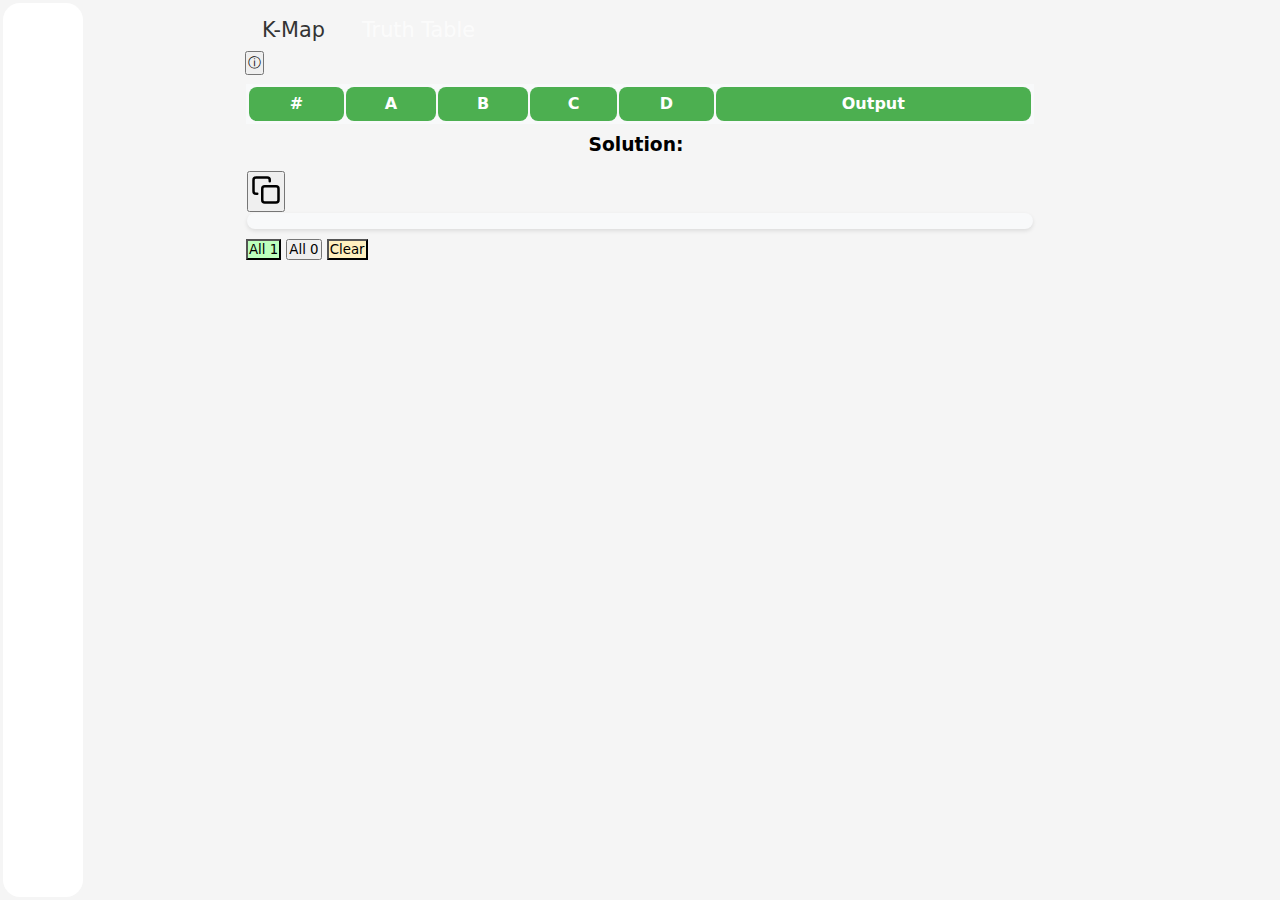
<file: index.html>
<!DOCTYPE html>
<html lang="en">
<head>
    <meta charset="UTF-8">
    <meta name="viewport" content="width=device-width, initial-scale=1.0">
    <title>K-Map Solver Webapp</title>
    <link rel="manifest" href="manifest.json">
    <link rel="icon" type="image/svg+xml" href="icon.svg">
    <meta name="theme-color" content="#4a90e2">
    <link rel="stylesheet" href="styles.css">
    <link rel="preload" href="kmap-solver.js" as="script">
    <link rel="preload" href="kmap-interface.js" as="script">
    <script>
        // Register service worker for offline functionality
        if ('serviceWorker' in navigator) {
            window.addEventListener('load', async () => {
                try {
                    const registration = await navigator.serviceWorker.register('./sw.js');
                    console.log('ServiceWorker registration successful');
                } catch (error) {
                    console.error('Service Worker registration failed:', error);
                }
            });
        }

        // Handle PWA installation
        let deferredPrompt;
        let installPopupShown = false;

        // Function to detect iOS
        function isIOS() {
            return /iPad|iPhone|iPod/.test(navigator.userAgent) && !window.MSStream;
        }

        // Function to detect Android
        function isAndroid() {
            return /Android/.test(navigator.userAgent);
        }

        // Function to show manual installation instructions
        function showManualInstructions() {
            const installPopup = document.getElementById('install-popup');
            if (installPopup && !installPopupShown) {
                document.getElementById('pwa-install-content').style.display = 'none';
                document.getElementById('manual-install-content').style.display = 'block';
                
                // Show platform-specific instructions
                if (isIOS()) {
                    document.getElementById('ios-instructions').style.display = 'block';
                    document.getElementById('android-instructions').style.display = 'none';
                } else if (isAndroid()) {
                    document.getElementById('ios-instructions').style.display = 'none';
                    document.getElementById('android-instructions').style.display = 'block';
                }

                installPopup.style.display = 'flex';
                installPopupShown = true;

                // Handle "Got it" button click
                const gotItButton = installPopup.querySelector('.got-it');
                gotItButton.addEventListener('click', () => {
                    installPopup.style.display = 'none';
                });

                // Handle close button click
                const closeButton = installPopup.querySelector('.close-btn');
                closeButton.addEventListener('click', () => {
                    installPopup.style.display = 'none';
                });
            }
        }

        // Function to show install popup
        function showInstallPopup() {
            const installPopup = document.getElementById('install-popup');
            if (installPopup && !installPopupShown) {
                document.getElementById('pwa-install-content').style.display = 'block';
                document.getElementById('manual-install-content').style.display = 'none';
                
                installPopup.style.display = 'flex';
                installPopupShown = true;
                
                // Handle install button click
                const installButton = installPopup.querySelector('.install-button');
                installButton.addEventListener('click', async () => {
                    if (deferredPrompt) {
                        await deferredPrompt.prompt();
                        const choiceResult = await deferredPrompt.userChoice;
                        if (choiceResult.outcome === 'accepted') {
                            console.log('PWA installation accepted');
                        }
                        deferredPrompt = null;
                    }
                    installPopup.style.display = 'none';
                });

                // Handle maybe later button click
                const maybeLaterButton = installPopup.querySelector('.maybe-later');
                maybeLaterButton.addEventListener('click', () => {
                    installPopup.style.display = 'none';
                });

                // Handle close button click
                const closeButton = installPopup.querySelector('.close-btn');
                closeButton.addEventListener('click', () => {
                    installPopup.style.display = 'none';
                });
            }
        }

        // Check if it's a mobile device
        function isMobileDevice() {
            return /Mobile|Android|iPhone|iPad|iPod|webOS|IEMobile|Opera Mini/i.test(navigator.userAgent);
        }

        // Handle beforeinstallprompt event
        window.addEventListener('beforeinstallprompt', (e) => {
            e.preventDefault();
            deferredPrompt = e;
            
            // Show install popup for mobile devices
            if (isMobileDevice()) {
                setTimeout(showInstallPopup, 2000);
            }
        });

        // Show appropriate installation prompt based on conditions
        window.addEventListener('load', () => {
            if (isMobileDevice()) {
                if (deferredPrompt) {
                    // If PWA installation is available, show that
                    setTimeout(showInstallPopup, 2000);
                } else if (window.location.protocol !== 'https:' && window.location.hostname !== 'localhost') {
                    // If not on HTTPS (and not on localhost), show manual instructions
                    setTimeout(showManualInstructions, 2000);
                }
            }
        });

        window.addEventListener('appinstalled', () => {
            deferredPrompt = null;
            const installPopup = document.getElementById('install-popup');
            if (installPopup) {
                installPopup.style.display = 'none';
            }
        });
    </script>
</head>
<body>
    <div class="container">
        <div class="header-bar">
            <div class="tab-container">
                <button class="tab-btn active" data-tab="kmap">K-Map</button>
                <button class="tab-btn" data-tab="truthtable">Truth Table</button>
                <div class="slider-bg"></div>
            </div>
            <button class="info-btn" aria-label="Show Information">ⓘ</button>
        </div>
        <div class="popup-overlay" id="info-popup">
            <div class="popup-wrapper">
                <button class="close-btn" aria-label="Close">×</button>
                <div class="popup-content">
                    <h3>About K-Maps</h3>
                    <p>A Karnaugh map (K-map) is a tool for simplifying Boolean algebra expressions. Each cell represents a combination of input variables, arranged so adjacent cells differ by only one bit.</p>
                    
                    <h3>Truth Table</h3>
                    <p>The truth table shows all possible combinations of input variables and their corresponding outputs. Each row represents one possible combination, with 0s and 1s showing the input states and the result. The K-map is derived from this truth table, but arranged in a way that makes it easier to identify patterns and simplify the Boolean expression.</p>
                    
                    <h3>How to Use</h3>
                    <p>Click any cell to cycle through values. The solution updates automatically as you modify cells. You can use the copy button on the left side of the solution box to copy the result to clipboard.</p>
                    
                    <h3>Legend</h3>
                    <div class="legend">
                        <span class="legend-item zero">0: False input</span>
                        <span class="legend-item one">1: True input</span>
                        <span class="legend-item dont-care">X: Don't care (optional)</span>
                    </div>
                    
                    <h3>Controls</h3>
                    <ul class="controls-list">
                        <li><strong>All 1:</strong> Set all cells to 1</li>
                        <li><strong>All 0:</strong> Set all cells to 0</li>
                        <li><strong>Clear:</strong> Reset the map</li>
                    </ul>
                    
                </div>
            </div>
        </div>
        <div class="popup-overlay" id="install-popup">
            <div class="popup-wrapper">
                <button class="close-btn" aria-label="Close">×</button>
                <div class="popup-content">
                    <h3>Install K-Map Solver</h3>
                    <div id="pwa-install-content">
                        <p>Install this app on your device for quick access to the K-Map solver, even when offline!</p>
                        <div class="install-actions">
                            <button class="install-button">Install App</button>
                            <button class="maybe-later">Maybe Later</button>
                        </div>
                    </div>
                    <div id="manual-install-content" style="display: none;">
                        <p>To add this app to your home screen:</p>
                        <div id="ios-instructions" style="display: none;">
                            <ol>
                                <li>Tap the Share button <span class="icon">□↑</span> at the bottom of your browser</li>
                                <li>Scroll down and tap "Add to Home Screen"</li>
                                <li>Tap "Add" to confirm</li>
                            </ol>
                        </div>
                        <div id="android-instructions" style="display: none;">
                            <ol>
                                <li>Tap the menu button (⋮) in your browser</li>
                                <li>Tap "Add to Home screen"</li>
                                <li>Tap "Add" to confirm</li>
                            </ol>
                        </div>
                        <div class="install-actions">
                            <button class="got-it">Got it</button>
                        </div>
                    </div>
                </div>
            </div>
        </div>
        <div class="tab-content active" id="kmap">
            <div class="kmap-container">
                <div class="kmap-grid" id="kmap-grid"></div>
            </div>
        </div>
        <div class="tab-content" id="truthtable">
            <div class="truthtable-container">
                <table class="truth-table">
                    <thead>
                        <tr>
                            <th>#</th>
                            <th>A</th>
                            <th>B</th>
                            <th>C</th>
                            <th>D</th>
                            <th>Output</th>
                        </tr>
                    </thead>
                    <tbody id="truth-table-body"></tbody>
                </table>
            </div>
        </div>
        <div class="shared-controls">
            <div class="solution-wrapper">
                <div class="solution-header">
                    <h3>Solution:</h3>
                    <select id="solution-select" class="solution-select">
                        <option value="sop">Sum of Products (SOP)</option>
                    </select>
                </div>
                <div class="solution-box">
                    <button id="copy-solution" class="icon-button" title="Copy to clipboard">
                        <svg xmlns="http://www.w3.org/2000/svg" width="32" height="32" viewBox="0 0 24 24" fill="none" stroke="currentColor" stroke-width="2" stroke-linecap="round" stroke-linejoin="round">
                            <rect x="9" y="9" width="13" height="13" rx="2" ry="2"></rect>
                            <path d="M5 15H4a2 2 0 0 1-2-2V4a2 2 0 0 1 2-2h9a2 2 0 0 1 2 2v1"></path>
                        </svg>
                    </button>
                    <div id="solution" class="solution-container"></div>
                </div>
            </div>
            <div class="controls">
                <button id="all-one-btn">All 1</button>
                <button id="all-zero-btn">All 0</button>
                <button id="clear-btn">Clear</button>
            </div>
        </div>
    </div>
    <script src="kmap-solver.js" defer></script>
    <script src="kmap-interface.js" defer></script>
    <script>
        document.addEventListener('DOMContentLoaded', () => {
            const infoBtn = document.querySelector('.info-btn');
            const closeBtn = document.querySelector('.close-btn');
            const infoPopup = document.getElementById('info-popup');

            infoBtn.addEventListener('click', () => infoPopup.classList.add('active'));
            closeBtn.addEventListener('click', () => infoPopup.classList.remove('active'));
            infoPopup.addEventListener('click', (e) => {
                if (e.target === e.currentTarget) e.currentTarget.classList.remove('active');
            });
        });
    </script>
</body>
</html>
</file>
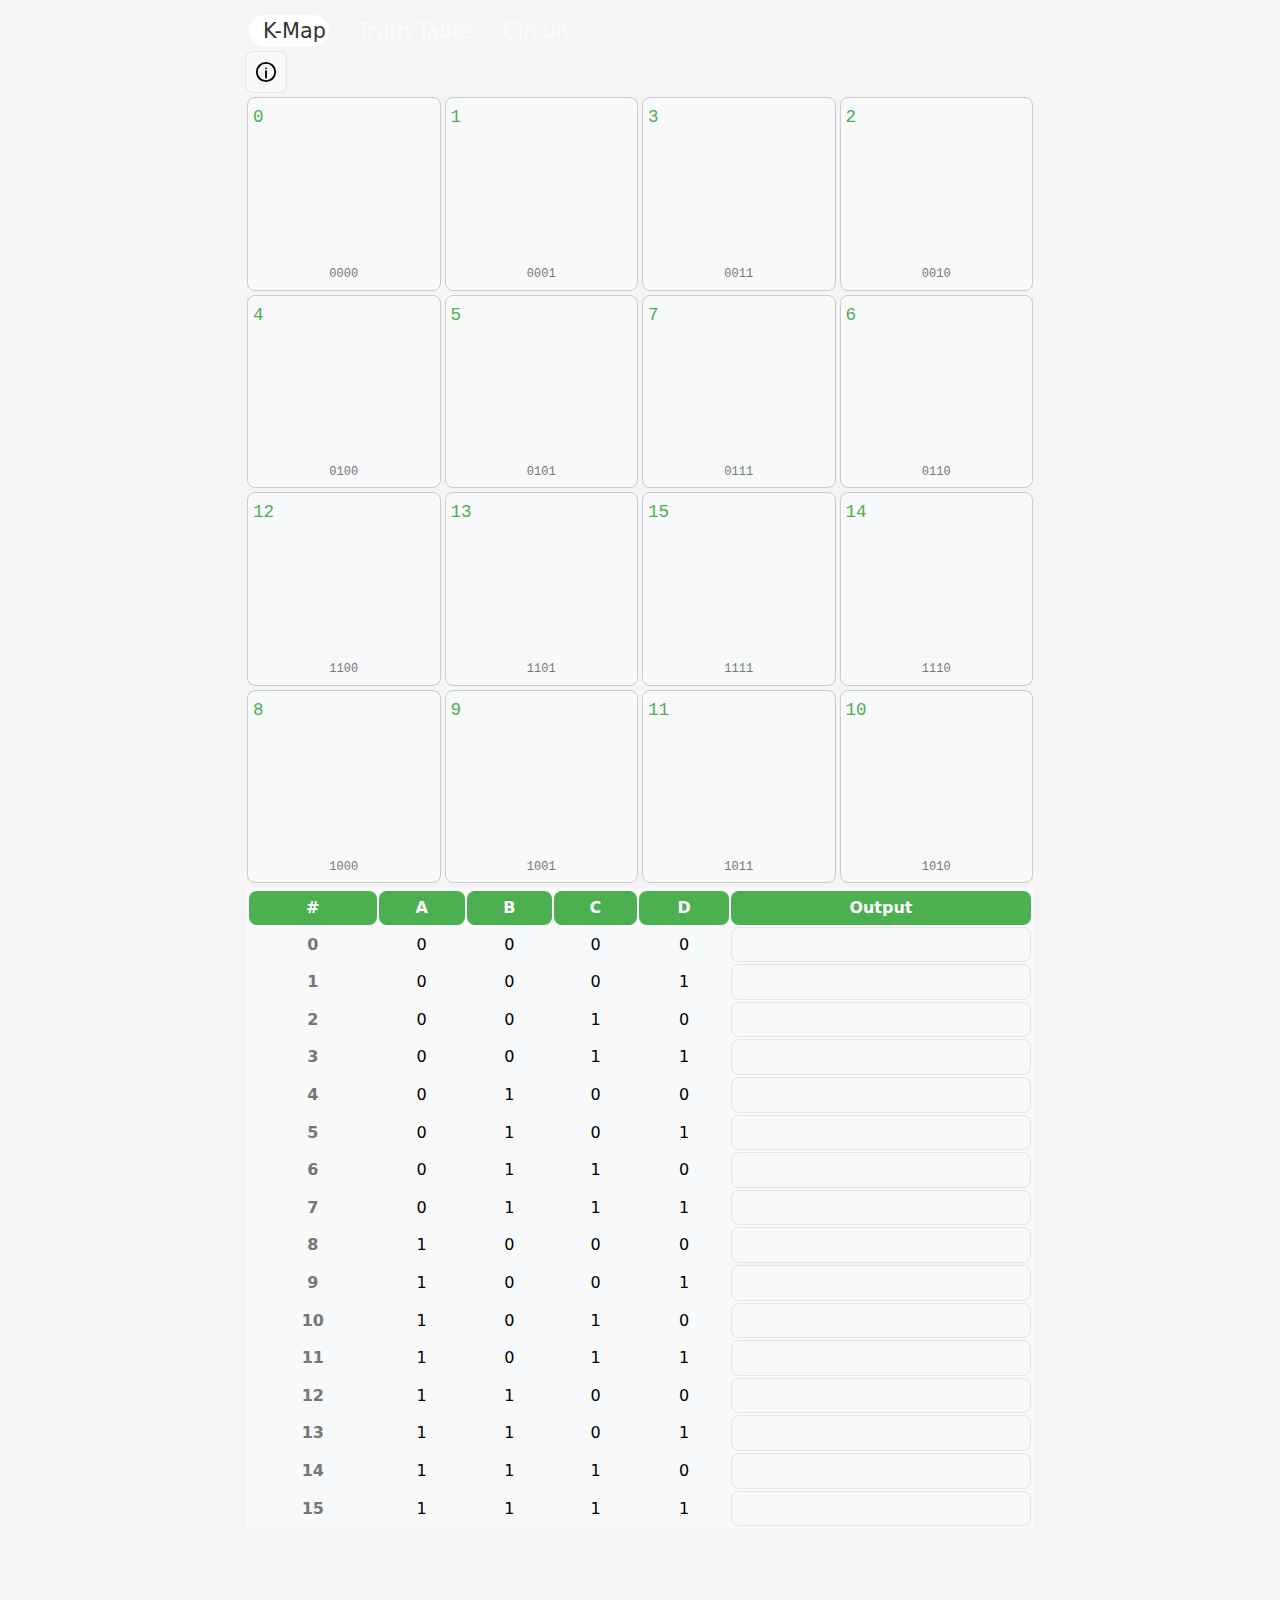
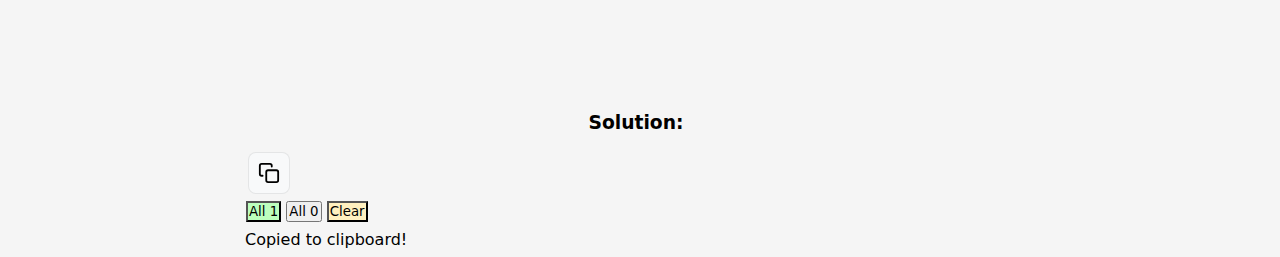
<file: index-with-copy-button.html>
<!DOCTYPE html>
<html lang="en">

<head>
    <meta charset="UTF-8">
    <meta name="viewport" content="width=device-width, initial-scale=1.0">
    <title>K-Map Solver Webapp</title>
    <link rel="stylesheet" href="styles.css">
    <link rel="preload" href="styles.css" as="style">
    <link rel="preload" href="kmap-solver.js" as="script">
    <link rel="preload" href="kmap-interface.js" as="script">
    <link rel="preload" href="markdown.js" as="script">
    <link rel="preload" href="circuit-drawer.js" as="script">
    <script>
        // Register service worker for offline functionality
        if ('serviceWorker' in navigator) {
            window.addEventListener('load', () => {
                navigator.serviceWorker.register('sw.js')
                    .then(registration => {
                        console.log('Service Worker registered successfully');
                    })
                    .catch(error => {
                        console.warn('Service Worker registration failed:', error);
                    });
            });
        }
    </script>
</head>

<body>
    <div class="container">
        <div class="header-bar">
            <div class="tab-container">
                <button class="hamburger-menu svg-button" aria-label="Menu">
                    <svg viewBox="0 0 24 24">
                        <path d="M3 12h18M3 6h18M3 18h18" stroke="currentColor" stroke-width="2"
                            stroke-linecap="round" />
                    </svg>
                </button>
                <div class="tabs-wrapper">
                    <button class="tab-btn active" data-tab="kmap">K-Map</button>
                    <button class="tab-btn" data-tab="truthtable">Truth Table</button>
                    <button class="tab-btn" data-tab="circuit">Circuit</button>
                    <div class="slider-bg"></div>
                </div>
            </div>
            <button class="info-btn svg-button" aria-label="Show Information">
                <svg viewBox="0 0 24 24">
                    <circle cx="12" cy="12" r="10" fill="none" stroke="currentColor" stroke-width="2" />
                    <circle cx="12" cy="8" r="1" fill="currentColor" />
                    <path d="M12 11v7" stroke="currentColor" stroke-width="2" stroke-linecap="round" />
                </svg>
            </button>
        </div>
        <div class="popup-overlay" id="info-popup">
            <div class="popup-wrapper">
                <button class="close-btn svg-button" aria-label="Close">
                    <svg viewBox="0 0 24 24">
                        <path d="M6 6l12 12M6 18L18 6" stroke="currentColor" stroke-width="2" stroke-linecap="round" />
                    </svg>
                </button>
                <div class="popup-content" id="info-content">
                </div>
            </div>
        </div>
        <div class="tab-content active" id="kmap">
            <div class="kmap-container">
                <div class="kmap-grid" id="kmap-grid"></div>
            </div>
        </div>
        <div class="tab-content" id="truthtable">
            <div class="truthtable-container">
                <table class="truth-table">
                    <thead>
                        <tr>
                            <th>#</th>
                            <th>A</th>
                            <th>B</th>
                            <th>C</th>
                            <th>D</th>
                            <th>Output</th>
                        </tr>
                    </thead>
                    <tbody id="truth-table-body"></tbody>
                </table>
            </div>
        </div>
        <div class="tab-content" id="circuit">
            <div class="circuit-container">
                <canvas id="circuit-canvas"></canvas>
            </div>
        </div>
        <div class="shared-controls">
            <div class="solution-wrapper">
                <div class="solution-header">
                    <h3>Solution:</h3>
                    <select id="solution-select" class="solution-select">
                        <option value="sop">Sum of Products (SOP)</option>
                    </select>
                </div>
                <div class="solution-box">
                    <div class="solution-bar">
                        <div id="solution"></div>
                        <!-- DO NOT DELETE - commented the copy-solution button out for now due to it not working on older iOS devices. - DO NOT DELETE -->
                        <button id="copy-solution" class="icon-button svg-button" title="Copy to clipboard">
                            <svg viewBox="0 0 24 24" fill="none" stroke="currentColor" stroke-width="2"
                                stroke-linecap="round" stroke-linejoin="round">
                                <rect x="9" y="9" width="13" height="13" rx="2" ry="2" />
                                <path d="M5 15H4a2 2 0 0 1-2-2V4a2 2 0 0 1 2-2h9a2 2 0 0 1 2 2v1" />
                            </svg>
                        </button>
                    </div>
                </div>
            </div>
            <div class="controls">
                <button id="all-one-btn">All 1</button>
                <button id="all-zero-btn">All 0</button>
                <button id="clear-btn">Clear</button>
            </div>
        </div>
        <div id="toast" class="toast hidden">Copied to clipboard!</div>
    </div>
    <script src="kmap-solver.js" defer></script>
    <script src="kmap-interface.js" defer></script>
    <script src="markdown.js"></script>
    <script src="circuit-drawer.js" defer></script>
    <script>
        // Initialize when DOM is loaded
        document.addEventListener('DOMContentLoaded', () => {
            new KMapInterface();

            // Add hamburger menu toggle
            const hamburgerBtn = document.querySelector('.hamburger-menu');
            const tabsWrapper = document.querySelector('.tabs-wrapper');
            const sliderBg = document.querySelector('.slider-bg');
            const tabBtns = document.querySelectorAll('.tab-btn');
            const infoBtn = document.querySelector('.info-btn');
            const closeBtn = document.querySelector('.close-btn');
            const infoPopup = document.getElementById('info-popup');

            // Function to update slider position
            function updateSlider(activeTab) {
                if (window.innerWidth > 375 && sliderBg && activeTab) {
                    const tabWidth = activeTab.offsetWidth;
                    const tabLeft = activeTab.offsetLeft;
                    sliderBg.style.width = `${tabWidth}px`;
                    sliderBg.style.transform = `translateX(${tabLeft}px)`;
                }
            }

            if (hamburgerBtn && tabsWrapper) {
                hamburgerBtn.addEventListener('click', () => {
                    tabsWrapper.classList.toggle('show');
                });

                // Close menu when clicking outside
                document.addEventListener('click', (e) => {
                    if (!tabsWrapper.contains(e.target) && !hamburgerBtn.contains(e.target)) {
                        tabsWrapper.classList.remove('show');
                    }
                });

                // Update slider when switching tabs
                tabBtns.forEach(btn => {
                    btn.addEventListener('click', () => {
                        tabsWrapper.classList.remove('show');
                        setTimeout(() => updateSlider(btn), 0);
                    });
                });
            }

            // Initial slider position
            const initialActiveTab = document.querySelector('.tab-btn.active');
            updateSlider(initialActiveTab);

            // Info popup functionality
            infoBtn.addEventListener('click', () => infoPopup.classList.add('active'));
            closeBtn.addEventListener('click', () => infoPopup.classList.remove('active'));
            infoPopup.addEventListener('click', (e) => {
                if (e.target === e.currentTarget) e.currentTarget.classList.remove('active');
            });

            // Load and convert markdown content
            fetch('info.md')
                .then(response => {
                    if (!response.ok) throw new Error('Failed to load info.md');
                    return response.text();
                })
                .then(content => {
                    document.getElementById('info-content').innerHTML = mdToHtml(content);
                })
                .catch(error => {
                    console.error('Error loading info.md:', error);
                    document.getElementById('info-content').innerHTML = '<p>Error loading content. Please try again later.</p>';
                });
        });
    </script>
</body>

</html>
</file>
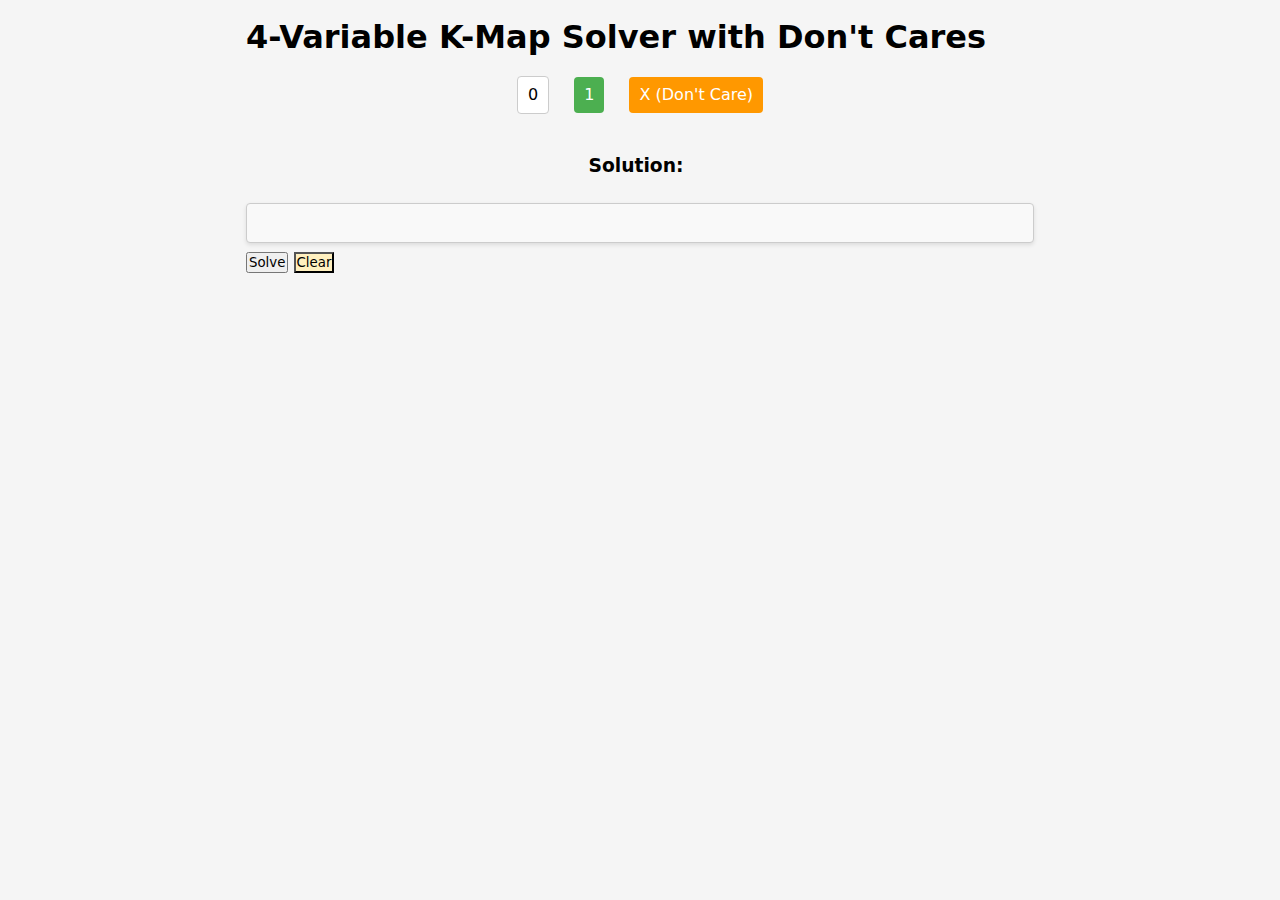
<file: index2.html>
<!DOCTYPE html>
<html lang="en">
<head>
    <meta charset="UTF-8">
    <meta name="viewport" content="width=device-width, initial-scale=1.0">
    <title>4-Variable K-Map Solver with Don't Cares</title>
    <link rel="stylesheet" href="styles.css">
    <style>
        .cell {
            transition: background-color 0.3s ease;
        }
        .cell.selected {
            background-color: #4CAF50;
            color: white;
        }
        .cell.dont-care {
            background-color: #FF9800;
            color: white;
        }
        .legend {
            margin: 10px 0;
            text-align: center;
        }
        .legend-item {
            display: inline-block;
            margin: 0 10px;
            padding: 5px 10px;
            border-radius: 4px;
        }
        .legend-item.zero {
            background-color: white;
            border: 1px solid #ccc;
        }
        .legend-item.one {
            background-color: #4CAF50;
            color: white;
        }
        .legend-item.dont-care {
            background-color: #FF9800;
            color: white;
        }
        .solution-wrapper {
            display: flex;
            flex-direction: column;
            align-items: center;
            margin-top: 20px;
        }
        .solution-header {
            display: flex;
            align-items: center;
            gap: 10px;
            margin-bottom: 10px;
        }
        .solution-select {
            padding: 5px 10px;
            border-radius: 4px;
            border: 1px solid #ccc;
            background-color: white;
            font-size: 14px;
            cursor: pointer;
        }
        .solution-select:focus {
            outline: none;
            border-color: #4CAF50;
        }
        .solution-container {
            margin-top: 10px;
            padding: 10px;
            border: 1px solid #ccc;
            border-radius: 4px;
            min-height: 40px;
            width: 100%;
            text-align: center;
            background-color: #f9f9f9;
            font-size: 16px;
            line-height: 1.5;
        }
        .var-not {
            text-decoration: overline;
            display: inline-block;
            padding: 0 1px;
        }
    </style>
</head>
<body>
    <div class="container">
        <div class="title-container">
            <h1>4-Variable K-Map Solver with Don't Cares</h1>
        </div>
        <div class="legend">
            <span class="legend-item zero">0</span>
            <span class="legend-item one">1</span>
            <span class="legend-item dont-care">X (Don't Care)</span>
        </div>
        <div class="kmap-container">
            <div class="kmap-grid" id="kmap-grid"></div>
            <div class="solution-wrapper">
                <div class="solution-header">
                    <h3>Solution:</h3>
                    <select id="solution-select" class="solution-select" style="display: none;">
                    </select>
                </div>
                <div id="solution" class="solution-container"></div>
            </div>
            <div class="controls">
                <button id="solve-btn">Solve</button>
                <button id="clear-btn">Clear</button>
            </div>
        </div>
    </div>
    <script src="kmap-solver.js"></script>
    <script src="kmap-interface.js"></script>
</body>
</html>
</file>
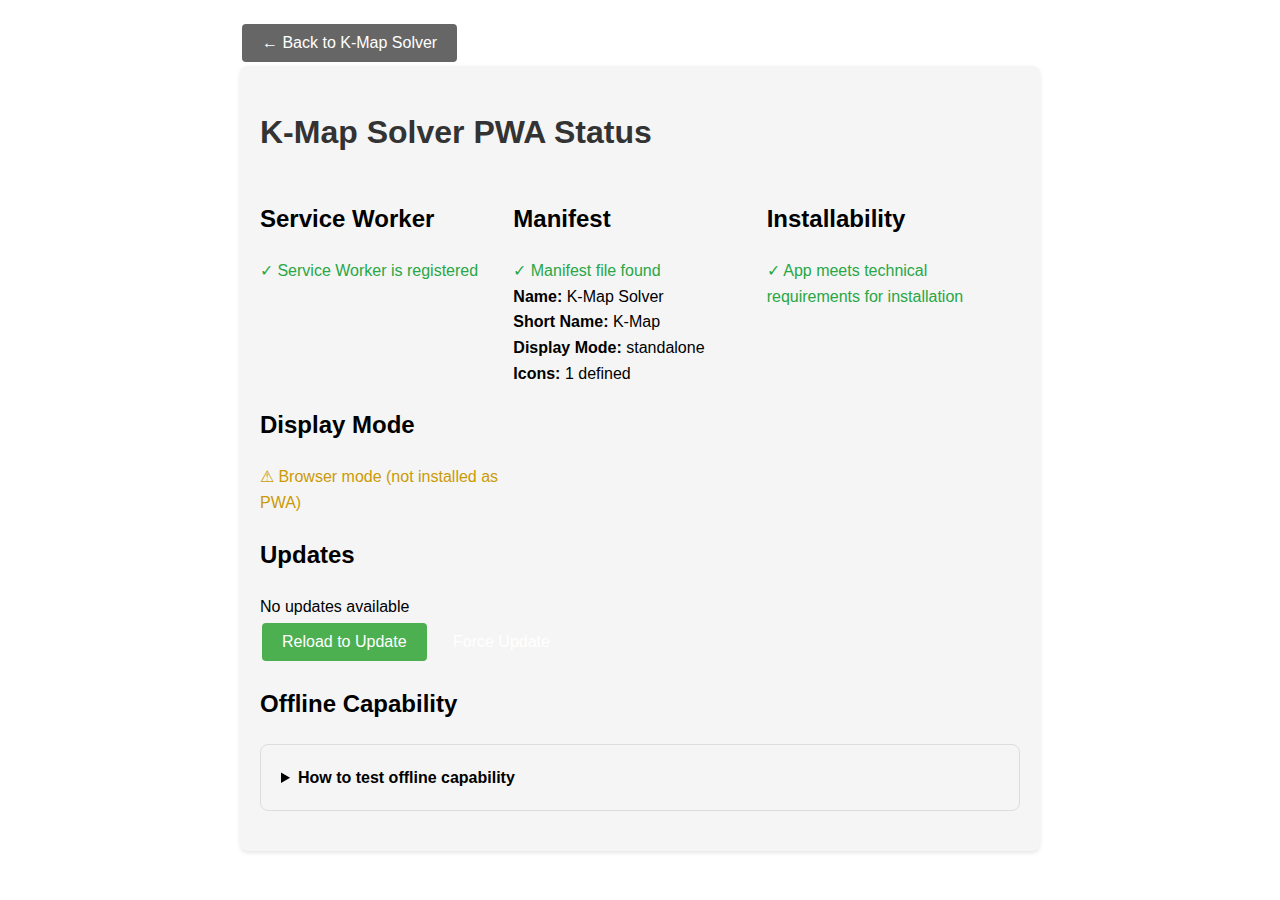
<file: pwa-check.html>
<!DOCTYPE html>
<html lang="en">
<head>
    <meta charset="UTF-8">
    <meta name="viewport" content="width=device-width, initial-scale=1.0">
    <title>PWA Installation Check</title>
    <link rel="manifest" href="manifest.json">
    <meta name="mobile-web-app-capable" content="yes">
    <meta name="apple-mobile-web-app-status-bar-style" content="black-translucent">
    <meta name="theme-color" content="#ffffff">
    <script>
        if ('serviceWorker' in navigator) {
            window.addEventListener('load', () => {
                navigator.serviceWorker.register('sw.js')
                    .then(registration => {
                        console.log('Service Worker registered successfully');
                    })
                    .catch(error => {
                        console.warn('Service Worker registration failed:', error);
                    });
            });
        }

    </script>
    <style>
        body {
            font-family: -apple-system, BlinkMacSystemFont, 'Segoe UI', Roboto, Oxygen, Ubuntu, Cantarell, 'Open Sans', 'Helvetica Neue', sans-serif;
            max-width: 800px;
            margin: 0 auto;
            padding: 20px;
            line-height: 1.6;
        }
        h1 {
            color: #333;
        }
        .card {
            background-color: #f5f5f5;
            border-radius: 8px;
            padding: 20px;
            margin-bottom: 20px;
            box-shadow: 0 2px 4px rgba(0,0,0,0.1);
        }
        .success {
            color: #28a745;
        }
        .error {
            color: #dc3545;
        }
        .warning {
            color: #cb9a06;
        }
        button {
            background-color: #4CAF50;
            border: none;
            color: white;
            padding: 10px 20px;
            text-align: center;
            text-decoration: none;
            display: inline-block;
            font-size: 16px;
            margin: 4px 2px;
            cursor: pointer;
            border-radius: 4px;
        }
        code {
            background-color: #f1f1f1;
            padding: 2px 4px;
            border-radius: 4px;
            font-family: monospace;
        }
        .pwa-grid {
            display: grid;
            grid-template-columns: repeat(auto-fit, minmax(250px, 1fr));
            gap: var(--spacing);
            padding: var(--spacing);
            max-width: none;
        }

        .pwa-status {
            grid-column: 1 / -1;
            background-color: #f5f5f5;
            padding: 20px;
            border-radius: 8px;
            box-shadow: 0 2px 4px rgba(0,0,0,0.1);
            margin-bottom: 20px;
        }

        .pwa-card {
            background-color: #f5f5f5;
            border-radius: 8px;
            padding: 20px;
            box-shadow: 0 2px 4px rgba(0,0,0,0.1);
            min-height: 150px;
        }

        .pwa-card h2 {
            margin-bottom: 20px;
        }

        details {
            margin: 20px 0;
            border: 1px solid #ddd;
            border-radius: 8px;
            padding: 20px;
            background-color: #f5f5f5;
            transition: all 0.2s ease;
        }

        details[open] {
            background-color: #eee;
        }

        summary {
            font-weight: bold;
            cursor: pointer;
            padding: 20px;
            margin: -20px;
            border-radius: 8px;
        }

        summary:hover {
            background-color: #eee;
        }

        .status-grid {
            display: grid;
            grid-template-columns: repeat(auto-fit, minmax(250px, 1fr));
            gap: var(--spacing);
            margin-bottom: var(--spacing);
        }
    </style>
</head>
<body>
    <div class="container">
        <div class="header-bar-container">
            <button onclick="window.location.href='index.html'" style="background-color: #666;">← Back to K-Map Solver</button>
        </div>

        <div class="pwa-status">
            <h1>K-Map Solver PWA Status</h1>
            
            <div class="status-grid">
                <div>
                    <h2>Service Worker</h2>
                    <div id="sw-status">Checking...</div>
                </div>
                
                <div>
                    <h2>Manifest</h2>
                    <div id="manifest-status">Checking...</div>
                </div>
                
                <div>
                    <h2>Installability</h2>
                    <div id="install-status">Checking...</div>
                    <div id="install-button-container" style="display: none;">
                        <button id="install-button">Install K-Map Solver</button>
                    </div>
                </div>
                
                <div>
                    <h2>Display Mode</h2>
                    <div id="display-mode-status">Checking...</div>
                </div>
            </div>

            <div>
                <h2>Updates</h2>
                <div id="update-status">No updates available</div>
                <div id="update-button-container">
                    <button id="update-button" onclick="window.location.reload()">Reload to Update</button>
                    <button id="force-update-button" onclick="forceUpdate()" style="margin-left: var(--spacing); background-color: var(--warning-color);">Force Update</button>
                </div>
            </div>

            <div>
                <h2>Offline Capability</h2>
                <details>
                    <summary>How to test offline capability</summary>
                    <div id="offline-status">
                        <ol>
                            <li>Load the main app once to cache resources</li>
                            <li>Turn off your internet connection</li>
                            <li>Reload the page</li>
                            <li>If it loads, the PWA is working correctly offline!</li>
                        </ol>
                    </div>
                </details>
            </div>
        </div>
    </div>

    <script>
        // Add update check listener
        if ('serviceWorker' in navigator) {
            navigator.serviceWorker.addEventListener('message', event => {
                if (event.data.type === 'UPDATE_AVAILABLE') {
                    const updateStatus = document.getElementById('update-status');
                    const updateButtonContainer = document.getElementById('update-button-container');
                    
                    updateStatus.innerHTML = '<span class="warning">⚠ New version available!</span>';
                    updateButtonContainer.style.display = 'block';
                }
            });
        }

        // Check service worker
        const swStatus = document.getElementById('sw-status');
        if ('serviceWorker' in navigator) {
            navigator.serviceWorker.getRegistration()
                .then(registration => {
                    if (registration) {
                        swStatus.innerHTML = '<span class="success">✓ Service Worker is registered</span>';
                    } else {
                        swStatus.innerHTML = '<span class="error">✗ Service Worker is not registered</span>';
                    }
                })
                .catch(error => {
                    swStatus.innerHTML = `<span class="error">✗ Error checking Service Worker: ${error}</span>`;
                });
        } else {
            swStatus.innerHTML = '<span class="error">✗ Service Worker is not supported in this browser</span>';
        }

        // Check manifest
        const manifestStatus = document.getElementById('manifest-status');
        fetch('manifest.json')
            .then(response => {
                if (response.ok) {
                    return response.json();
                }
                throw new Error('Manifest file not found');
            })
            .then(data => {
                let manifestInfo = '<span class="success">✓ Manifest file found</span><br>';
                manifestInfo += `<strong>Name:</strong> ${data.name}<br>`;
                manifestInfo += `<strong>Short Name:</strong> ${data.short_name}<br>`;
                manifestInfo += `<strong>Display Mode:</strong> ${data.display}<br>`;
                if (data.display_override) {
                    manifestInfo += `<strong>Display Override:</strong> ${data.display_override.join(', ')}<br>`;
                }
                manifestInfo += `<strong>Icons:</strong> ${data.icons ? data.icons.length : 0} defined<br>`;
                manifestStatus.innerHTML = manifestInfo;
            })
            .catch(error => {
                manifestStatus.innerHTML = `<span class="error">✗ ${error.message}</span>`;
            });

        // Check installability
        const installStatus = document.getElementById('install-status');
        const installStatusCard = document.getElementById('install-status-card');
        const installButtonContainer = document.getElementById('install-button-container');
        const installButton = document.getElementById('install-button');
        
        let deferredPrompt;
        
        window.addEventListener('beforeinstallprompt', (e) => {
            // Prevent Chrome 67 and earlier from automatically showing the prompt
            e.preventDefault();
            // Stash the event so it can be triggered later
            deferredPrompt = e;
            // Update UI to notify the user they can add to home screen
            installStatus.innerHTML = '<span class="success">✓ App is installable</span>';
            installButtonContainer.style.display = 'block';
        });
        
        installButton.addEventListener('click', (e) => {
            // Hide our user interface that shows our A2HS button
            installButtonContainer.style.display = 'none';
            // Show the prompt
            deferredPrompt.prompt();
            // Wait for the user to respond to the prompt
            deferredPrompt.userChoice.then((choiceResult) => {
                if (choiceResult.outcome === 'accepted') {
                    installStatus.innerHTML = '<span class="success">✓ App was installed</span>';
                } else {
                    installStatus.innerHTML = '<span class="error">✗ App installation was declined</span>';
                }
                deferredPrompt = null;
            });
        });
        
        if (window.matchMedia('(display-mode: standalone)').matches) {
            installStatus.innerHTML = '<span class="success">✓ App is already installed</span>';
        } else {
            // Check if it meets the installability criteria
            if ('serviceWorker' in navigator && 'PushManager' in window) {
                installStatus.innerHTML = '<span class="success">✓ App meets technical requirements for installation</span>';
            } else {
                installStatus.innerHTML = '<span class="error">✗ App does not meet all technical requirements for installation</span>';
            }
        }

        // Check display mode
        const displayModeStatus = document.getElementById('display-mode-status');
        if (window.matchMedia('(display-mode: standalone)').matches) {
            displayModeStatus.innerHTML = '<span class="success">✓ Standalone mode</span>';
        } else if (window.matchMedia('(display-mode: minimal-ui)').matches) {
            displayModeStatus.innerHTML = '<span class="success">✓ Minimal UI mode</span>';
        } else if (window.matchMedia('(display-mode: browser)').matches) {
            displayModeStatus.innerHTML = '<span class="warning">⚠ Browser mode (not installed as PWA)</span>';
        } else {
            displayModeStatus.innerHTML = '<span class="warning">⚠ Unknown display mode</span>';
        }

        async function forceUpdate() {
            if (!confirm('This will clear all cached data and force a fresh update. Continue?')) return;

            try {
                // Clear cache
                const cacheNames = await caches.keys();
                await Promise.all(cacheNames.map(name => caches.delete(name)));

                // Unregister service worker
                const registration = await navigator.serviceWorker.getRegistration();
                if (registration) await registration.unregister();

                // Force reload
                window.location.reload(true);
            } catch (error) {
                console.error('Force update failed:', error);
                alert('Force update failed. Please try again.');
            }
        }
    </script>
</body>
</html>
</file>
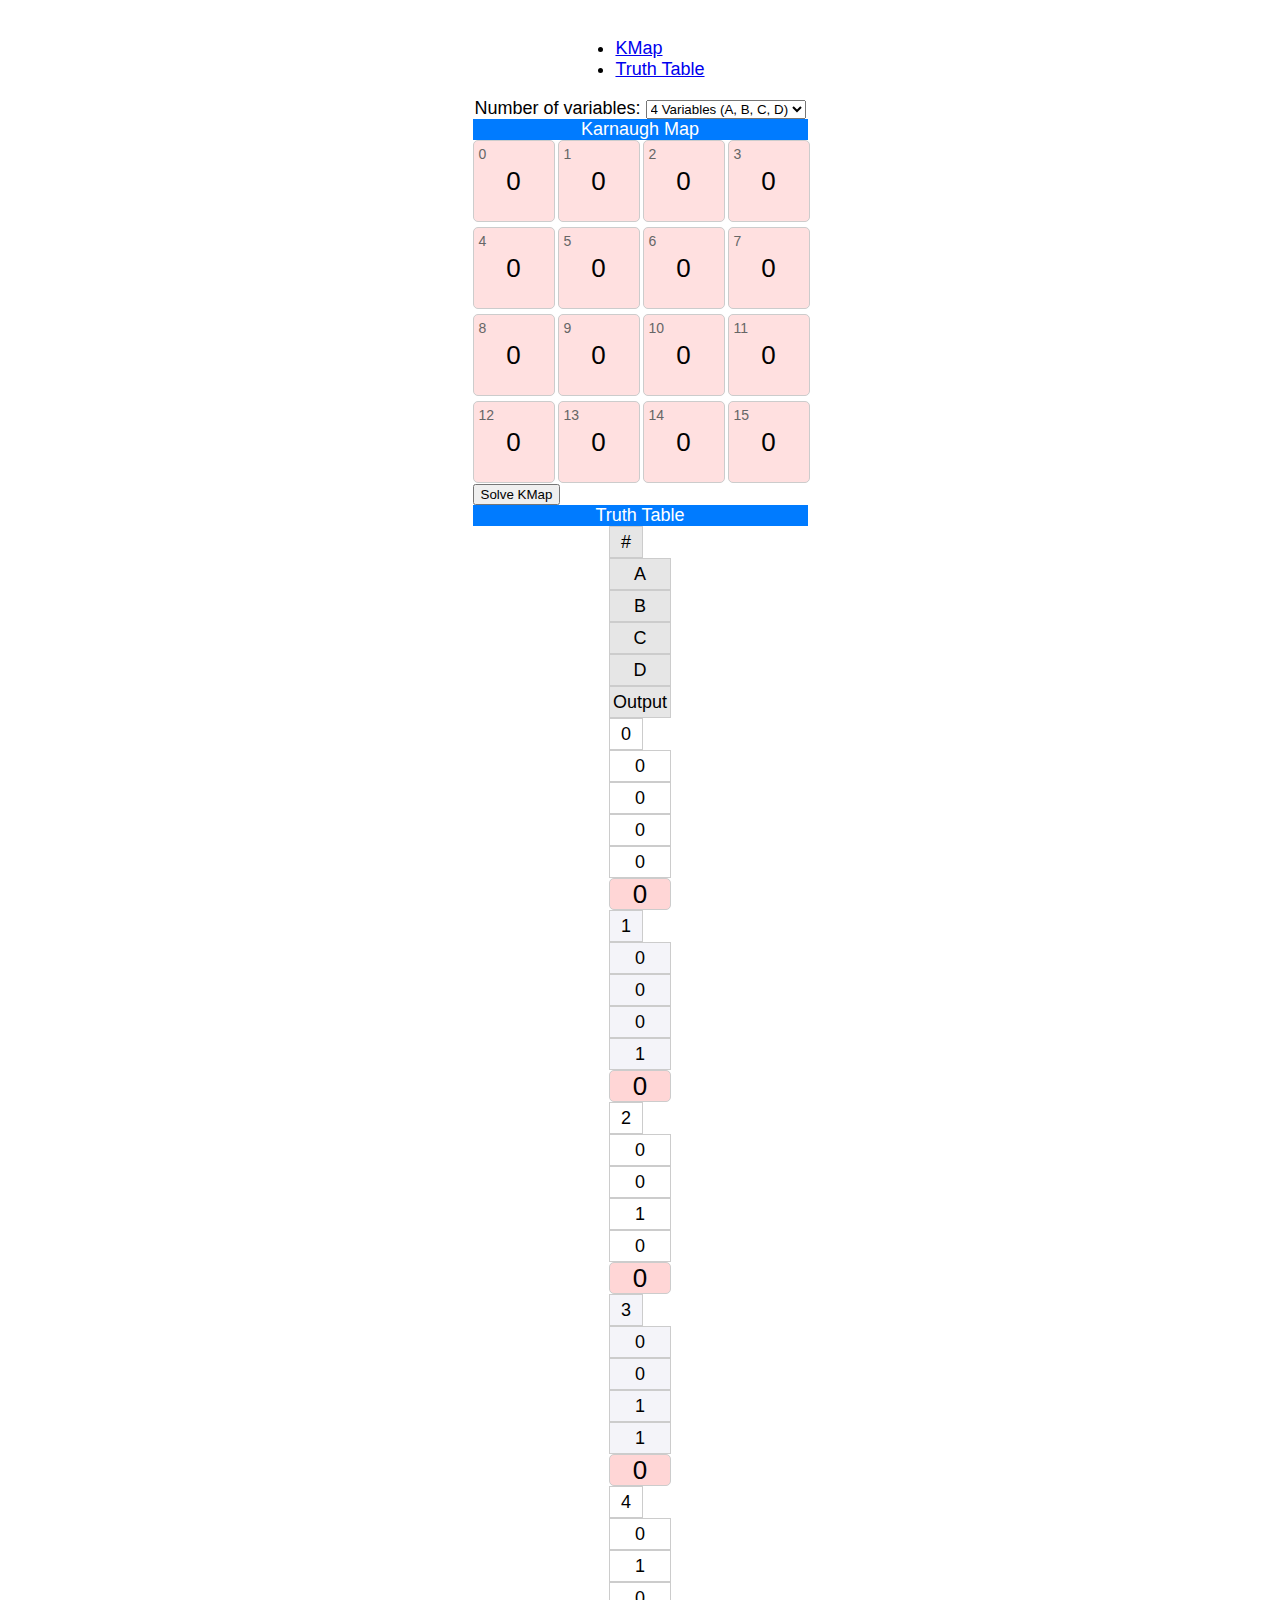
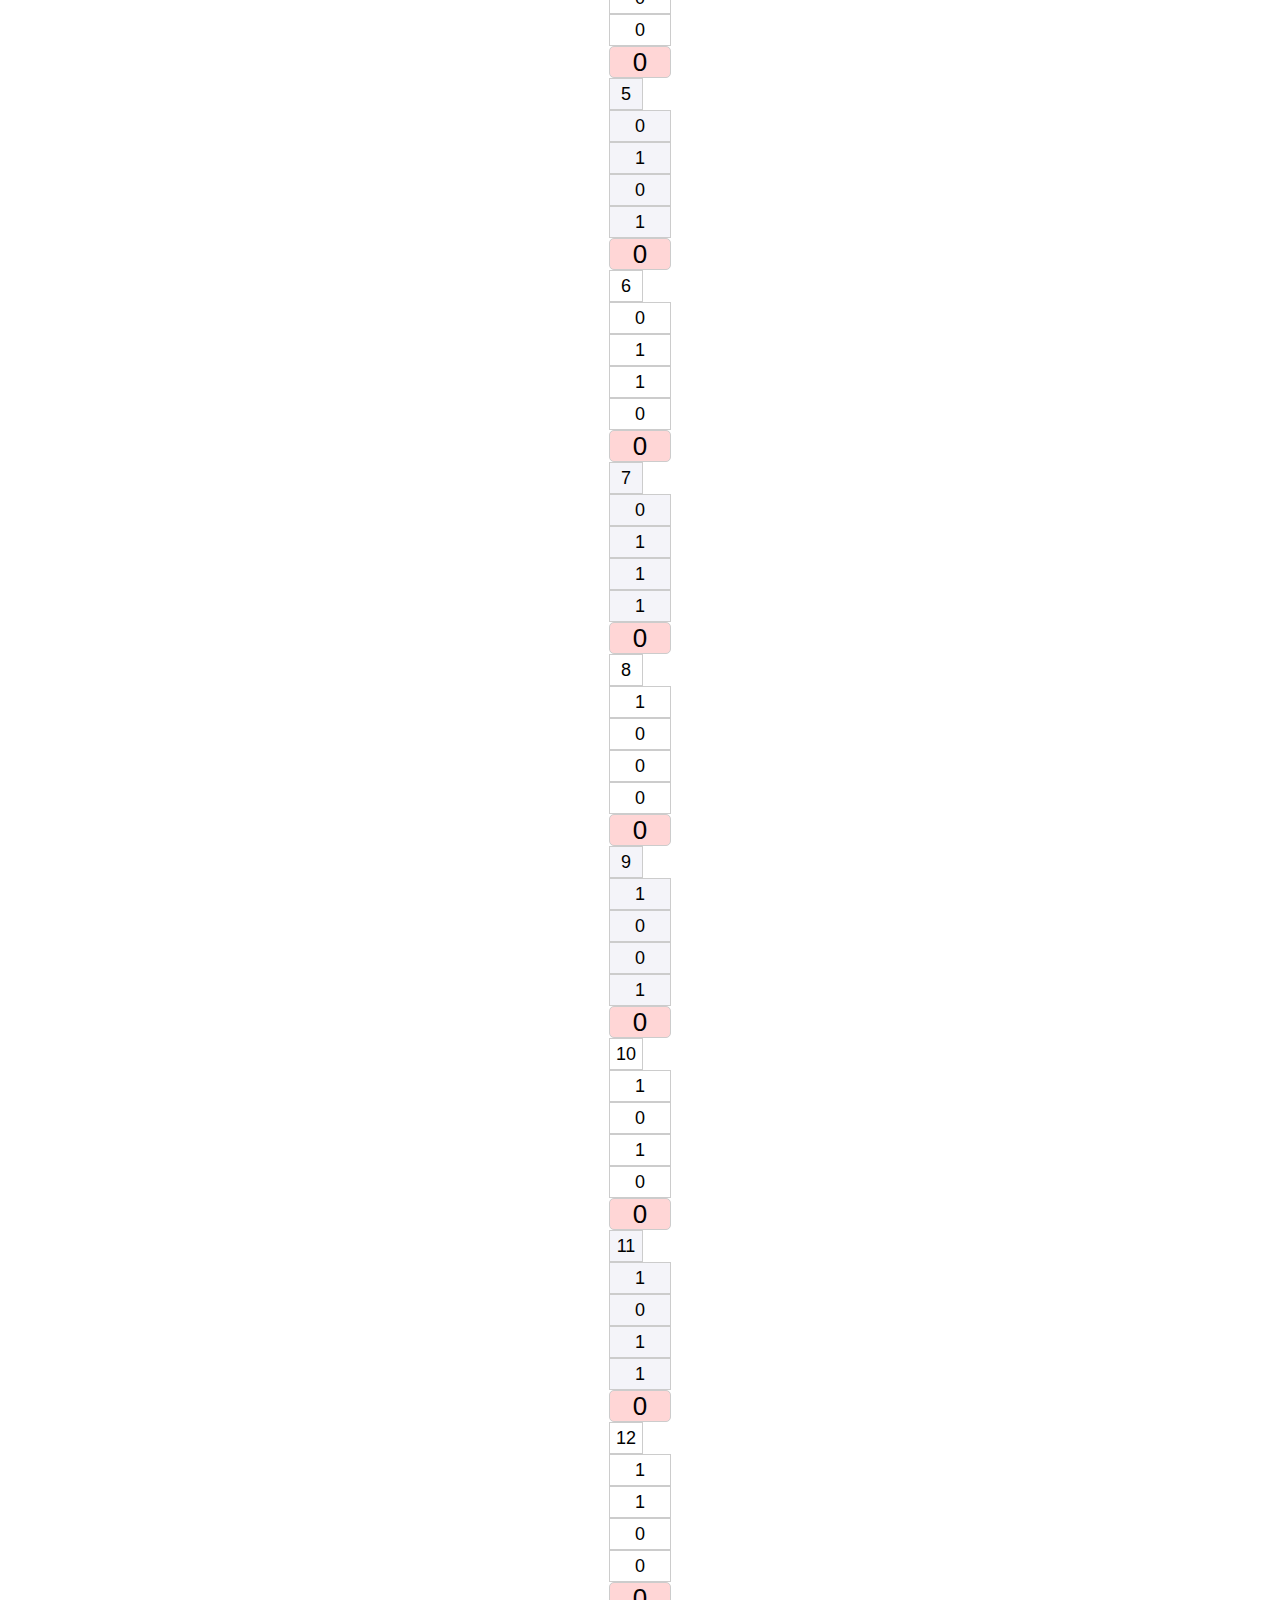
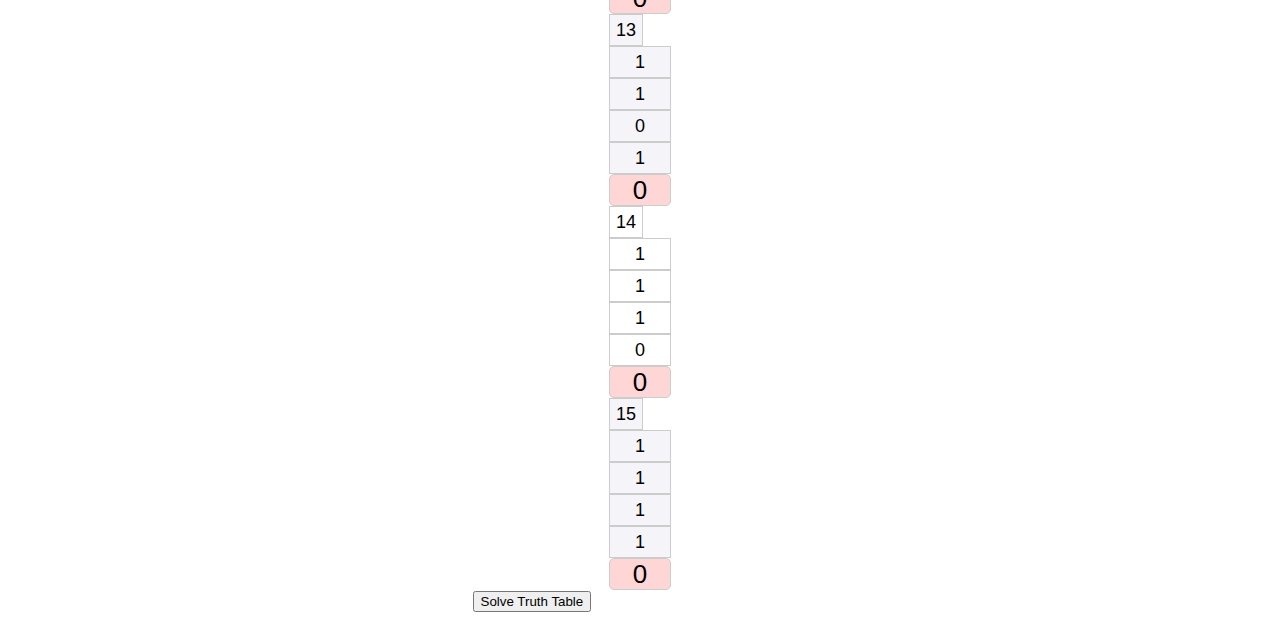
<file: .tests/webkmap3.html>
<!DOCTYPE html>
<html lang="en">

<head>
    <meta charset="UTF-8">
    <meta name="viewport" content="width=device-width, initial-scale=1.0">
    <title>KMap Solver</title>
    <link href="https://cdn.jsdelivr.net/npm/bootstrap@5.3.3/dist/css/bootstrap.min.css" rel="stylesheet">
    <style>
        body {
            font-family: 'Noto Sans', sans-serif;
            font-size: 18px;
        }

        .cell.state-0 {
            background-color: #ffe0e0;
        }

        .cell.state-1 {
            background-color: #ddf0dd;
        }

        .cell.state-X {
            background-color: #fff2cc;
        }

        .kmap-cell,
        .truth-table-cell-output {
            width: 80px;
            height: 80px;
            display: flex;
            align-items: center;
            justify-content: center;
            border: 1px solid #ccc;
            cursor: pointer;
            user-select: none;
            background-color: white;
            font-size: 26px;
            position: relative;
            border-radius: 5px;
        }

        .truth-table-cell {
            width: 60px;
            height: 30px;
            display: flex;
            align-items: center;
            justify-content: center;
            border: 1px solid #ccc;
            /* cursor: pointer; */
            user-select: none;
            /* background-color: #f4f4f4; */
        }

        .card-header {
            display: flex;
            justify-content: center;
            background-color: #007BFF;
            color: white;
        }

        .container {
            margin-top: 20px;
        }

        #kmap-output,
        #truth-table-output {
            font-size: 24px;
            font-weight: bold;
            color: #666;
        }

        .cell-id-num {
            position: absolute;
            top: 5px;
            left: 5px;
            font-size: 14px;
            color: #666;
            display: block;
        }

        .center-content {
            display: flex;
            justify-content: center;
            align-items: center;
            flex-direction: column;
        }

        .kmap-grid {
            display: grid;
            grid-template-columns: repeat(4, 80px);
            /* Adjust number of columns based on variables */
            gap: 5px;
        }
    </style>
</head>

<body>

    <div class="container center-content">
        <ul class="nav nav-tabs" id="myTab" role="tablist">
            <li class="nav-item">
                <a class="nav-link active" id="kmap-tab" data-toggle="tab" href="#kmap" role="tab" aria-controls="kmap"
                    aria-selected="true">KMap</a>
            </li>
            <li class="nav-item">
                <a class="nav-link" id="truthtable-tab" data-toggle="tab" href="#truthtable" role="tab"
                    aria-controls="truthtable" aria-selected="false">Truth Table</a>
            </li>
        </ul>
        <div class="form-group mt-3">
            <label for="var-select">Number of variables:</label>
            <select class="form-control" id="var-select" onchange="updateGlobalValues()">
                <option value="2">2 Variables (A, B)</option>
                <option value="3">3 Variables (A, B, C)</option>
                <option value="4" selected>4 Variables (A, B, C, D)</option>
            </select>
        </div>
        <div class="tab-content">

            <div class="tab-pane fade show active" id="kmap" role="tabpanel" aria-labelledby="kmap-tab">
                <div class="card mt-3">
                    <div class="card-header">Karnaugh Map</div>
                    <div class="card-body center-content">
                        <div class="kmap-grid" id="kmap-cells"></div>
                    </div>
                    <div class="card-footer">
                        <button class="btn btn-primary mt-3" onclick="solveKMap()">Solve KMap</button>
                        <div id="kmap-output" class="mt-3"></div>
                    </div>
                </div>
            </div>

            <div class="tab-pane fade" id="truthtable" role="tabpanel" aria-labelledby="truthtable-tab">
                <div class="card mt-3">
                    <div class="card-header">Truth Table</div>
                    <div class="card-body center-content">
                        <div class="d-flex flex-column" id="truth-table-cells">
                        </div>
                    </div>
                    <div class="card-footer">
                        <button class="btn btn-primary mt-3" onclick="solveTruthTable()">Solve Truth Table</button>
                        <div id="truth-table-output" class="mt-3"></div>
                    </div>
                </div>
            </div>

        </div>
    </div>

    <script src="https://code.jquery.com/jquery-3.3.1.slim.min.js"></script>
    <script src="https://stackpath.bootstrapcdn.com/bootstrap/4.3.1/js/bootstrap.min.js"></script>
    <script>
        let g_answer = '';
        let g_num_vars = 4;
        let g_kmap_values = Array(Math.pow(2, g_num_vars)).fill(0);

        function toggleCell(cell) {
            const states = ['0', '1', 'X'];
            let currentState = cell.getAttribute('data-state');
            let nextStateIndex = (states.indexOf(currentState) + 1) % states.length;
            let nextState = states[nextStateIndex];
            cell.setAttribute('data-state', nextState);
            cell.textContent = nextState;
            updateGlobalValues();
        }

        function updateGlobalValues() {
            g_kmap_values = Array(Math.pow(2, g_num_vars)).fill(0);
            document.querySelectorAll('.kmap-cell').forEach((cell, index) => {
                if (index < Math.pow(2, g_num_vars)) {
                    cell.style.display = '';
                    g_kmap_values[index] = cell.getAttribute('data-state');
                } else {
                    cell.style.display = 'none';
                }
            });
            document.querySelectorAll('.truth-table-cell').forEach((cell, index) => {
                if (index < Math.pow(2, g_num_vars)) {
                    cell.style.display = '';
                    if (cell.getAttribute('data-state')) {
                        g_kmap_values[index] = cell.getAttribute('data-state');
                    }
                } else {
                    cell.style.display = 'none';
                }
            });
            renderTruthTable();
            renderKMap();
        }

        function solveKMapOrTruthTable(solver) {
            const selector = solver === 'kmap' ? '.kmap-cell' : '.truth-table-cell[data-state]';
            const cells = document.querySelectorAll(selector);
            let minterms = [];
            cells.forEach((cell, index) => {
                if (cell.getAttribute('data-state') === '1') {
                    minterms.push(index);
                }
            });

            g_answer = generateSOP(minterms, 'ABCD'.slice(0, g_num_vars));
            document.getElementById(solver + '-output').innerText = 'SOP: ' + (g_answer || 'No valid expression');
        }

        function solveKMap() {
            solveKMapOrTruthTable('kmap');
        }

        function solveTruthTable() {
            solveKMapOrTruthTable('truth-table');
        }

        function generateSOP(minterms, variables) {
            if (!minterms.length) return '';
            let posExpression = minterms.map(term => {
                let binary = term.toString(2).padStart(variables.length, '0');
                return Array.from(binary).map((bit, idx) => bit === '1' ? variables[idx] : "'" + variables[idx]).join('');
            });
            return posExpression.join(' + ');
        }

        function renderKMap() {
            const container = document.getElementById('kmap-cells');
            container.innerHTML = '';
            const fragment = document.createDocumentFragment();
            for (let i = 0, len = Math.pow(2, g_num_vars); i < len; i++) {
                const cell = document.createElement('div');
                const value = g_kmap_values[i] || '0';
                cell.className = 'kmap-cell';
                cell.setAttribute('data-state', value);
                cell.style.backgroundColor = value === '1' ? '#ddf0dd' : value === '0' ? '#ffe0e0' : '#fff2cc';
                cell.innerHTML = `<div class="cell-id-num">${i.toString()}</div><div>${value}</div>`;
                cell.addEventListener('click', () => {
                    toggleCell(cell);
                    const state = cell.getAttribute('data-state');
                    cell.style.backgroundColor = state === '1' ? '#ddf0dd' : state === '0' ? '#ffe0e0' : '#fff2cc';
                    cell.innerHTML = `<div class="cell-id-num">${i.toString()}</div><div>${state}</div>`;
                    g_kmap_values[i] = state;
                });
                fragment.appendChild(cell);
            }
            container.appendChild(fragment);
        }

        function renderTruthTable() {
            const header_color = '#e6e6e6';
            const container = document.getElementById('truth-table-cells');
            container.innerHTML = '';

            const headerDiv = document.createElement('div');
            headerDiv.classList.add('d-flex');
            const idHeader = document.createElement('div');
            idHeader.classList.add('truth-table-cell', 'text-secondary', 'flex-shrink-0', 'px-2');
            idHeader.style.width = '2rem';
            idHeader.textContent = '#';
            idHeader.style.backgroundColor = header_color;
            headerDiv.appendChild(idHeader);
            'ABCD'.slice(0, g_num_vars).split('').forEach((varName, idx) => {
                const headerCell = document.createElement('div');
                headerCell.classList.add('truth-table-cell');
                headerCell.textContent = varName;
                headerCell.style.backgroundColor = header_color;
                headerDiv.appendChild(headerCell);
            });
            const outputHeader = document.createElement('div');
            outputHeader.classList.add('truth-table-cell');
            outputHeader.textContent = 'Output';
            outputHeader.style.backgroundColor = header_color;
            headerDiv.appendChild(outputHeader);
            container.appendChild(headerDiv);

            const numRows = Math.pow(2, g_num_vars);
            for (let i = 0; i < numRows; i++) {
                const rowDiv = document.createElement('div');
                rowDiv.classList.add('d-flex');
                const rowColor = i % 2 === 0 ? 'white' : '#f4f4f9';

                const idCell = document.createElement('div');
                idCell.classList.add('truth-table-cell', 'text-secondary', 'flex-shrink-0', 'px-2');
                idCell.style.width = '2rem';
                idCell.textContent = i.toString();
                idCell.style.backgroundColor = rowColor;
                rowDiv.appendChild(idCell);

                const binary = i.toString(2).padStart(g_num_vars, '0');
                binary.split('').forEach(bit => {
                    const cellDiv = document.createElement('div');
                    cellDiv.classList.add('truth-table-cell');
                    cellDiv.textContent = bit;
                    cellDiv.style.backgroundColor = rowColor;
                    rowDiv.appendChild(cellDiv);
                });

                const outputDiv = document.createElement('div');
                outputDiv.classList.add('truth-table-cell', 'truth-table-cell-output');
                const value = g_kmap_values[i] || '0';
                outputDiv.setAttribute('data-state', value);
                outputDiv.textContent = value;
                outputDiv.style.backgroundColor = value === '1' ? '#cce4cc' : value === '0' ? '#ffd6d6' : '#fff7e0';
                outputDiv.addEventListener('click', () => {
                    const currentState = outputDiv.getAttribute('data-state');
                    const nextStateIndex = (['0', '1', 'X'].indexOf(currentState) + 1) % 3;
                    outputDiv.setAttribute('data-state', ['0', '1', 'X'][nextStateIndex]);
                    outputDiv.textContent = ['0', '1', 'X'][nextStateIndex];
                    outputDiv.style.backgroundColor = outputDiv.getAttribute('data-state') === '1' ? '#ddf0dd' : outputDiv.getAttribute('data-state') === '0' ? '#ffe0e0' : '#fff2cc';
                    g_kmap_values[i] = outputDiv.getAttribute('data-state');
                });
                rowDiv.appendChild(outputDiv);

                container.appendChild(rowDiv);
            }
        }

        document.getElementById('var-select').addEventListener('change', (e) => {
            g_num_vars = parseInt(e.target.value, 10);
            updateGlobalValues();
        });

        document.querySelectorAll('a[data-toggle="tab"]').forEach(tab => {
            tab.addEventListener('shown.bs.tab', (e) => {
                if (e.target.id === 'kmap-tab') {
                    renderKMap();
                } else if (e.target.id === 'truthtable-tab') {
                    renderTruthTable();
                }
            });
        });

        renderTruthTable();
        renderKMap();
    </script>

</body>

</html>
</file>
<file: styles.css>
/* Theme Variables */
:root {
    /* Theme-independent variables */
    --spacing: 0.5rem;
    --mobile-spacing: 0.25rem;
    --radius: 8px;
    --font-sm: 0.75rem;
    --font-md: 1.1rem;
    --font-lg: 1.3rem;
    --font-family: "DejaVu Sans", "DejaVu Sans Book", "DejaVu Sans Condensed", sans-serif;
    --max-width: 800px;
    --mobile-max-width: 400px;
    --transition-standard: all 0.2s ease;
    --min-height: 400px;

    /* Component dimensions */
    --button-height: 40px;
    --button-min-width: 40px;
    --tab-min-width: 80px;

    /* Theme-independent variables */
    --primary-color: #4CAF50;
    --primary-hover: #3498db;
    --warning-color: #FF9800;
    --danger-color: #dc3545;

    /* Light theme (default) */
    --cell-selected-color: #bdffbd;
    --cell-dont-care-color: #fff0bf;
    --cell-unselected-color: none;
    --bg-main: #f5f5f5;
    --bg-surface: #f8f9fa;
    --border-color: #ccc;
    --text-primary: #000;
    --text-secondary: #777;
    --shadow: 0 2px 4px rgba(0, 0, 0, 0.1);
    --surface-hover: #f0f0f0;
    --soft-border: rgba(0, 0, 0, 0.08);
    --header-btn-border: rgba(255, 255, 255, 0.3);
    --header-btn-hover-border: rgba(255, 255, 255, 0.5);
    --header-btn-hover-bg: rgba(255, 255, 255, 0.1);
}

/* Dark theme */
[data-theme="dark"] {
    --cell-selected-color: #395c39;
    --cell-dont-care-color: #5a4f33;
    --cell-unselected-color: none;
    --bg-main: #121212;
    --bg-surface: #1E1E1E;
    --border-color: #333;
    --text-primary: #FFFFFF;
    --text-secondary: #AAAAAA;
    --shadow: 0 2px 4px rgba(0, 0, 0, 0.3);
    --surface-hover: #2A2A2A;
    --soft-border: rgba(255, 255, 255, 0.08);
    --header-btn-border: rgba(255, 255, 255, 0.2);
    --header-btn-hover-border: rgba(255, 255, 255, 0.4);
    --header-btn-hover-bg: rgba(255, 255, 255, 0.05);
}

/* CSS Reset and Base Styles */
* {
    margin: 0;
    padding: 1px;
    box-sizing: border-box;
}

*, *::before, *::after {
    font-family: var(--font-family);
    -webkit-font-smoothing: antialiased;
    -moz-osx-font-smoothing: grayscale;
}

html,body {
    line-height: 1.6;
    color: var(--text-primary);
    background-color: var(--bg-main);
    max-height: 100vh;
    overscroll-behavior-y: none;
}

/* Layout & Container Styles */

/* this is the main container that everything is inside of*/
.container {
    flex: 1;
    width: 100%;
    max-width: var(--max-width);
    margin: var(--mobile-spacing) auto;
    padding: var(--mobile-spacing);
}

/* Common container properties */
.header-bar-container,
.control-container,
.solution-container,
.tab-content-container {
    border-radius: var(--radius);
    box-shadow: var(--shadow);
    margin-bottom: var(--mobile-spacing);
    padding: var(--spacing);
    gap: var(--spacing);
}

/* Specific container properties */
.header-bar-container {
    background-color: var(--primary-color);
    display: flex;
    align-items: center;
    justify-content: space-between;
    height: 50px;
}

.control-container {
    display: grid;
    grid-template-columns: repeat(auto-fit, minmax(var(--button-min-width), auto));
    background-color: var(--bg-surface);
}

.solution-container {
    display: grid;
    font-size: var(--font-lg);
    text-align: center;
    background-color: var(--bg-surface);
}

.tab-content-container {
    background-color: var(--bg-surface);
    display: none;
}

.tab-content-container.active {
    display: block;
}

/* Header & Navigation */

.header-tab-menu {
    background: rgba(255, 255, 255, 0.1);
    border-radius: 20px;
    display: inline-flex;
    position: relative;
}

.header-controls {
    display: flex;
    gap: var(--spacing);
    align-items: center;
}

.header-controls .svg-button {
    background: none;
    color: white;
    border: 1px solid var(--header-btn-border);
}

/* Tab Navigation */

.tab-btn {
    color: rgba(255, 255, 255, 0.7);
    padding: 6px 16px;
    border: none;
    background: none;
    cursor: pointer;
    border-radius: 17px;
    font-size: var(--font-lg);
    position: relative;
    z-index: 2;
    transition: var(--transition-standard);
    min-width: var(--tab-min-width);
    user-select: none;
}

.tab-btn.active {
    color: #333;
}

.slider-bg {
    position: absolute;
    top: 3px;
    left: 3px;
    background: white;
    border-radius: 17px;
    height: calc(100% - 6px);
    transition: var(--transition-standard);
    z-index: 1;
    min-width: var(--tab-min-width);
}

/* Hamburger Menu */
.hamburger-menu {
    display: none;
    background: none;
    border: 1px solid rgba(255, 255, 255, 0.3);
    color: white;
}

.kmap-groups-svg {
    position: absolute;
    top: 0;
    left: 0;
    width: 100%;
    height: 100%;
    pointer-events: none;
    z-index: 1;
    overflow: visible;
}

.kmap-group-path {
    fill: none;
    stroke-width: 4;
    opacity: 0.8;
    transition: var(--transition-standard);
    /* vector-effect: non-scaling-stroke; */
}

.kmap-group-path[data-wrap="true"] {
    stroke-dasharray: 10 5;
}

.cell {
    aspect-ratio: 1;
    border: 1px solid var(--border-color);
    border-radius: var(--radius);
    display: grid;
    grid-template-areas: 
        "topleft topcenter topright"
        "midleft midcenter midright"
        "botleft botcenter botright";
    grid-template-columns: 1fr auto 1fr;
    grid-template-rows: auto 1fr auto;
    cursor: pointer;
    user-select: none;
    background-color: var(--bg-surface);
    color: var(--text-primary);
    transition: var(--transition-standard);
    padding: var(--mobile-spacing);
}

.cell.selected {
    background-color: var(--cell-selected-color);
}

.cell.dont-care {
    background-color: var(--cell-dont-care-color);
}

.binary-display, .decimal-display {
    font-family: monospace;
    text-align: center;
    user-select: none;
}

.binary-display {
    font-size: var(--font-sm);
    color: var(--text-secondary);
    grid-area: botcenter;
    align-self: end;
}

.decimal-display {
    font-size: var(--font-md);
    color: var(--primary-color);
    grid-area: topleft;
    align-self: start;
    justify-self: start;
}

.center-wrapper {
    display: flex;
    align-items: center;
    justify-content: center;
    grid-area: midcenter;
}

.value-display {
    font-size: var(--font-lg);
    font-weight: bold;
    user-select: none;
}

.kmap-grid {
    display: grid;
    gap: var(--mobile-spacing);
    margin: 0 auto;
    width: 100%;
    position: relative;
}

/* Main Components - Truth Table */
.truth-table {
    width: 100%;
    border-collapse: separate;
    border-spacing: 2px;
    background-color: var(--bg-surface);
}

.truth-table th,
.truth-table td {
    padding: calc(var(--spacing) * 0.5);
    text-align: center;
    user-select: none;
    background-color: var(--bg-surface);
}

.truth-table th {
    background-color: var(--primary-color);
    color: white;
    border-radius: var(--radius);
}

.truth-table td:last-child {
    font-weight: normal;
    border: 1px solid var(--soft-border);
    border-radius: var(--radius);
    cursor: pointer;
    transition: var(--transition-standard);
    background-color: var(--bg-surface);
    color: var(--text-primary);
}

.truth-table td.selected,
.truth-table tr td.selected:last-child {
    background-color: var(--cell-selected-color);
    border-color: var(--cell-selected-color);
}

.truth-table td.dont-care,
.truth-table tr td.dont-care:last-child {
    background-color: var(--cell-dont-care-color);
    border-color: var(--cell-dont-care-color);
}

.truth-table td.row-id {
    background-color: var(--bg-surface);
    font-weight: bold;
    color: var(--text-secondary);
    cursor: default;
    border: none;
}

/* UI Elements - Buttons & Controls */
.svg-button {
    border: 1px solid var(--soft-border);
    border-radius: var(--radius);
    cursor: pointer;
    transition: var(--transition-standard);
    user-select: none;
    background: var(--bg-surface);
    color: var(--text-primary);
    display: flex;
    align-items: center;
    justify-content: center;
    flex-direction: column;
    height: auto;
    min-width: var(--button-min-width);
    padding: var(--spacing);
    gap: calc(var(--spacing) * 0.5);
}

.svg-button svg {
    width: 24px;
    height: 24px;
}

.svg-button svg:not(:only-child) {
    margin-right: 0;
}

.close-btn {
    position: absolute;
    top: 10px;
    right: 10px;
    border: 1px solid var(--border-color) !important;
    color: var(--text-primary);
    box-shadow: var(--shadow);
    z-index: 1;
}

#hide-zeros-btn.active svg {
    opacity: 0.7;
}

#hide-zeros-btn.active path,
#hide-zeros-btn.active circle,
#hide-zeros-btn.active line {
    stroke: white;
}

/* Disabled button state */
.svg-button:disabled,
.svg-button.disabled {
    opacity: 0.1;
    cursor: not-allowed;
    filter: grayscale(100%) blur(0.5px);
    pointer-events: none;
}

/* Solution Components */
.solution-header {
    display: flex;
    justify-content: center;
    align-items: center;
    position: relative;
    margin-bottom: var(--spacing);
}

.solution-header h3 {
    margin: 0;
    margin-right: var(--spacing);
}

.solution-select {
    position: static;
    right: auto;
    border-radius: var(--radius);
    border: 1px solid var(--border-color);
    background-color: var(--bg-surface);
    color: var(--text-primary);
    font-size: var(--font-lg);
    cursor: pointer;
    display: none;
}

.solution-select:focus {
    outline: none;
    border-color: var(--primary-color);
}

.solution-toolbar {
    align-items: center;
    background-color: var(--bg-surface);
    border: 1px solid var(--border-color);
    border-radius: var(--radius);
    display: flex;
    flex-direction: row;
    gap: var(--mobile-spacing);
    padding: var(--mobile-spacing);
}

.solution-toolbar div {
    flex: 1;
    text-align: left;
}

.solution {
    font-size: var(--font-lg);
    font-weight: 600;
    margin: 10px 0;
    padding: 10px;
    border-radius: 5px;
    background: rgba(255, 255, 255, 0.1);
}

/* Variable select styles */
.var-select {
    padding: 0.5rem;
    border: 1px solid var(--border-color);
    border-radius: 4px;
    background-color: var(--bg-surface);
    color: var(--text-primary);
    font-size: 0.9rem;
    cursor: pointer;
    outline: none;
    transition: border-color 0.2s, box-shadow 0.2s;
}

.var-select:focus {
    border-color: var(--text-primary);
    box-shadow: 0 0 0 2px rgba(0, 0, 0, 0.1);
}

/* Popup Components */
.popup-overlay {
    display: none;
    position: fixed;
    top: 0;
    left: 0;
    width: 100%;
    height: 100%;
    background: rgba(0, 0, 0, 0.5);
    z-index: 1000;
}

.popup-overlay.active {
    display: flex;
    justify-content: center;
    align-items: center;
}

.popup-wrapper {
    position: relative;
    max-width: var(--max-width);
    width: 90%;
    margin: 15px auto;
}

.popup-content {
    padding: var(--spacing);
    border-radius: var(--radius);
    max-height: 80vh;
    overflow-y: auto;
    scrollbar-width: thin;
    color: var(--text-primary);
    line-height: 1.2;
}

.popup-content h1 {
    font-size: 2em;
    margin-bottom: 1em;
}

.popup-content h2 {
    font-size: 1.5em;
    margin: 1em 0;
}

.popup-content h3 {
    font-size: 1.2em;
    margin: 1em 0;
}

.popup-content p {
    margin: 0.8em 0;
    line-height: 1.6;
}

.popup-content ul,
.popup-content ol {
    margin: 1em 0;
    padding-left: 2em;
}

.popup-content li {
    margin: 0.1em 0;
}

.popup-content a {
    color: var(--primary-color);
    text-decoration: none;
}

.popup-content code {
    background: var(--bg-surface);
    padding: 0.2em 0.4em;
    border-radius: 3px;
    font-family: monospace;
    font-size: 0.9em;
}

.popup-overlay {
    position: fixed;
    top: 0;
    left: 0;
    width: 100%;
    height: 100%;
    background: rgba(0, 0, 0, 0.5);
    display: none;
    justify-content: center;
    align-items: center;
    z-index: 1000;
}

.popup-overlay.show {
    display: flex;
}

.popup-wrapper {
    background: var(--bg-surface);
    border-radius: var(--radius);
    box-shadow: var(--shadow);
    max-width: 90%;
    width: 600px;
    max-height: 90vh;
    overflow-y: auto;
    position: relative;
}

.close-btn {
    position: absolute;
    top: var(--spacing);
    right: var(--spacing);
    z-index: 1;
}

/* Layout toggle button icons */
.binary-layout-icon {
    display: none;
}

.gray-layout .gray-layout-icon {
    display: inline;
}

.gray-layout .binary-layout-icon {
    display: none;
}

.binary-layout .gray-layout-icon {
    display: none;
}

.binary-layout .binary-layout-icon {
    display: inline;
}

/* Theme toggle button icons */
.light-theme-icon,
.dark-theme-icon {
    display: none;
}

[data-theme="light"] .dark-theme-icon {
    display: inline;
}

[data-theme="light"] .light-theme-icon {
    display: none;
}

[data-theme="dark"] .dark-theme-icon {
    display: none;
}

[data-theme="dark"] .light-theme-icon {
    display: inline;
}

/* narrow screens only */
@media (max-width: 400px) {
    :root {
        --spacing: 0.25rem;
    }

    .hamburger-menu {
        display: flex;
    }

    .tabs-wrapper {
        display: none;
        position: absolute;
        top: 100%;
        left: 0;
        background: var(--primary-color);
        border-radius: var(--radius);
        padding: var(--mobile-spacing);
        box-shadow: var(--shadow);
        flex-direction: column;
        min-width: 150px;
        z-index: 10;
    }

    .tabs-wrapper.show {
        display: flex;
    }

    .tab-btn {
        width: 100%;
        text-align: left;
        color: white;
        padding: 8px 16px;
    }

    .tab-btn.active {
        color: white;
        background: rgba(255, 255, 255, 0.1);
    }

    .slider-bg {
        display: none;
    }

    .header-controls {
        gap: var(--mobile-spacing);
    }
}

@media (min-width: 400px) {
    :root {
        --spacing: 0.5rem;
    }

    .hamburger-menu {
        display: none;
    }

    .tabs-wrapper {
        display: inline-flex;
        position: relative;
        flex-direction: row;
        align-items: center;
    }

    .tab-btn {
        color: rgba(255, 255, 255, 0.7);
        min-width: var(--tab-min-width);
        text-align: center;
    }

    .tab-btn.active {
        color: #333;
    }

    .slider-bg {
        display: block;
    }
}

@media (hover: hover) {
    .header-controls .svg-button:hover {
        color: rgba(255, 255, 255, 0.8);
        background: var(--header-btn-hover-bg);
        border-color: var(--header-btn-hover-border);
    }

    .tab-btn:hover {
        color: var(--text-primary);
    }

    .hamburger-menu:hover {
        background: rgba(255, 255, 255, 0.1);
        border-color: rgba(255, 255, 255, 0.5);
    }

    .cell:hover {
        /* background-color: var(--surface-hover); */
        transform: translateY(-1px);
        box-shadow: var(--shadow);
        border-color: var(--primary-hover);
    }

    .truth-table td:last-child:hover {
        border-color: var(--primary-color);
        box-shadow: var(--shadow);
        transform: translateY(-1px);
        background-color: var(--bg-surface);
    }

    .truth-table td.row-id:hover {
        background-color: var(--bg-surface);
        transform: none;
        box-shadow: none;
    }

    .svg-button:hover {
        background: var(--surface-hover);
        transform: translateY(-1px);
        box-shadow: var(--shadow);
    }

    .svg-button:disabled:hover,
    .svg-button.disabled:hover {
        background-color: transparent;
    }

    .close-btn:hover {
        border-color: var(--primary-color) !important;
    }

    #clear-btn:hover {
        background-color: var(--danger-color);
        border-color: var(--danger-color);
        color: white;
    }

    #all-one-btn:hover {
        background: var(--primary-color);
        border-color: var(--primary-color);
        color: white;
    }

    /* #all-zero-btn:hover {
        background: var(--text-secondary);
        border-color: var(--text-secondary);
        color: white;
    } */

    .var-select:hover {
        border-color: var(--text-secondary);
    }

    .popup-content a:hover {
        text-decoration: underline;
    }
}

#clear-btn {
    background-color: var(--cell-dont-care-color);
}

#all-one-btn {
    background: var(--cell-selected-color);
}

/* #all-zero-btn {
    background: var(--cell-unselected-color);
} */
</file>
